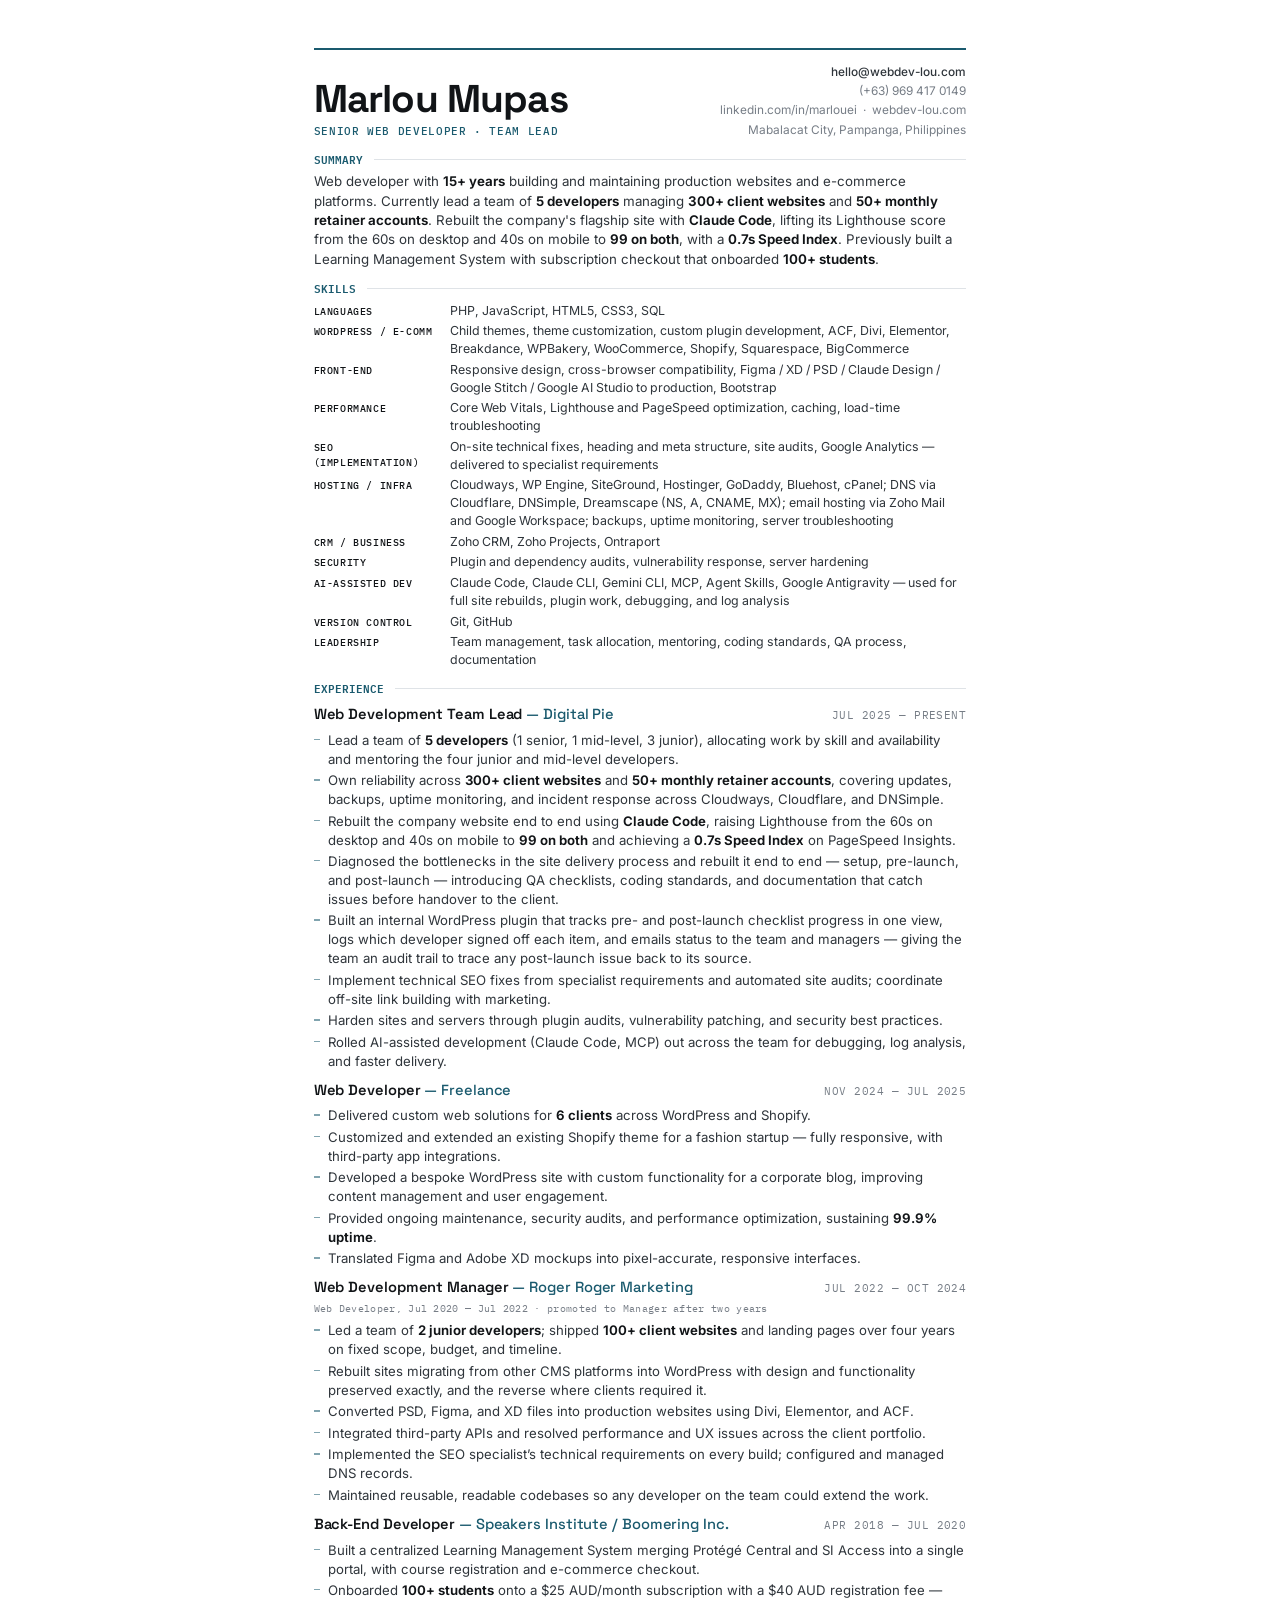
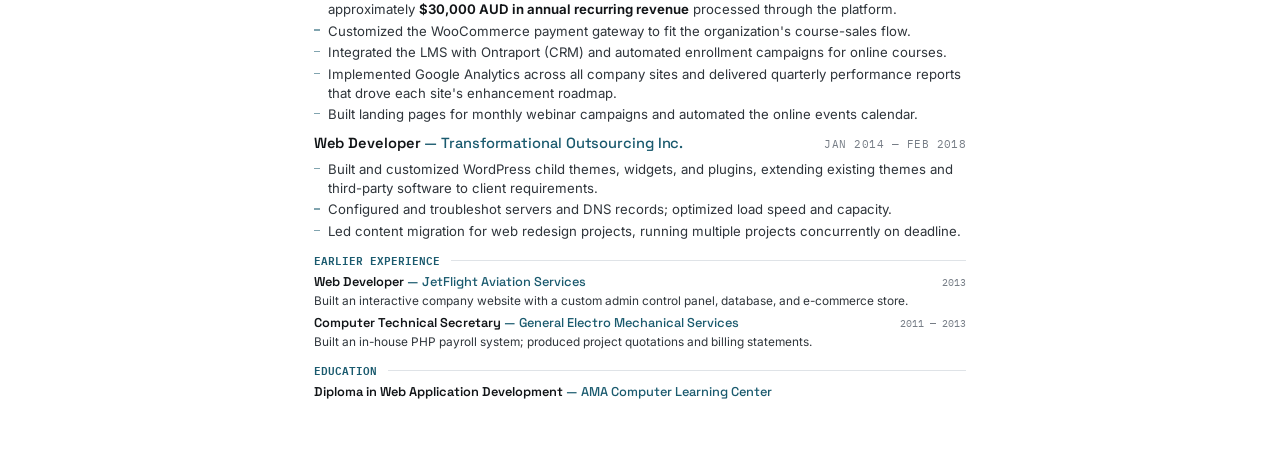
<file: Marlou-Mupas-Resume-2026-designed.html>
<!doctype html>
<html lang="en"><head><meta charset="utf-8"><title>Marlou Mupas — Resume</title>
<link rel="preconnect" href="https://fonts.googleapis.com">
<link rel="preconnect" href="https://fonts.gstatic.com" crossorigin>
<link href="https://fonts.googleapis.com/css2?family=Space+Grotesk:wght@500;600;700&family=Inter:wght@400;500;600;700&family=IBM+Plex+Mono:wght@400;500;600&display=swap" rel="stylesheet">
<style>
:root{
  color-scheme: light only;
  --ink:#111417;          /* headings */
  --body:#2f353b;         /* body copy */
  --muted:#767d86;        /* dates, secondary */
  --accent:#1a5a6e;       /* petrol - single accent */
  --accent-soft:#e4eef1;
  --rule:#dfe3e7;
  --display:"Space Grotesk", "Helvetica Neue", Arial, sans-serif;
  --sans:"Inter","Helvetica Neue",Arial,sans-serif;
  --mono:"IBM Plex Mono", ui-monospace, "SF Mono", Menlo, monospace;
}
@page{ size: Letter; margin: 0.46in 0.6in; }
*{box-sizing:border-box;}
html{background:#fff;}
body{
  background:#fff; color:var(--body);
  font-family:var(--sans); font-size:9.9pt; line-height:1.42;
  margin:0 auto; max-width:7.5in; padding:.5in .35in;
  -webkit-font-smoothing:antialiased;
}
b,strong{ font-weight:650; color:var(--ink); }

/* ─── header ─────────────────────────────────────────── */
.top{ border-top:2.5px solid var(--accent); padding-top:13px; }
.hdr{ display:flex; justify-content:space-between; align-items:flex-end; gap:26px; }
h1{
  font-family:var(--display); font-weight:700; font-size:29pt;
  letter-spacing:-.021em; line-height:.98; margin:0; color:var(--ink);
}
.tagline{
  font-family:var(--mono); font-size:8.1pt; font-weight:500;
  letter-spacing:.06em; text-transform:uppercase;
  color:var(--accent); margin-top:7px;
}
.contact{ text-align:right; font-size:8.9pt; line-height:1.62; color:var(--muted); white-space:nowrap; }
.contact .em{ color:var(--body); font-weight:500; }
.contact a{ color:inherit; text-decoration:none; }

/* ─── section headings ───────────────────────────────── */
h2{
  font-family:var(--mono); font-size:8pt; font-weight:600;
  letter-spacing:0; text-transform:uppercase; color:var(--accent);
  margin:11px 0 6.5px; padding:0; position:relative; display:block;
  page-break-after:avoid; break-after:avoid;
}
h2::before{ content:""; position:absolute; left:0; right:0; top:52%;
            height:1px; background:var(--rule); }
h2 span{ position:relative; background:#fff; padding-right:11px; }

/* ─── summary ────────────────────────────────────────── */
.summary{ margin:0; font-size:10pt; line-height:1.45; color:var(--body); }

/* ─── skills ─────────────────────────────────────────── */
.skills{ margin:0; }
.srow{ display:flex; gap:12px; margin-bottom:3px; align-items:baseline; }
.slabel{
  font-family:var(--mono); font-size:7.5pt; font-weight:500;
  letter-spacing:.06em; text-transform:uppercase; color:var(--ink);
  flex:0 0 1.30in; line-height:1.48; padding-top:1px;
}
.sval{ flex:1; font-size:9.3pt; line-height:1.43; color:var(--body); }

/* ─── experience ─────────────────────────────────────── */
.job{ break-inside:auto; margin-top:9px; }
.jhead+ul li:first-child, .jsub+ul li:first-child{ break-before:avoid; }
.job:first-of-type{ margin-top:0; }
.jhead{ display:flex; justify-content:space-between; align-items:baseline; gap:16px;
        page-break-after:avoid; break-after:avoid; }
ul{ orphans:2; widows:2; }
.jtitle{ font-family:var(--display); font-weight:600; font-size:11pt;
         color:var(--ink); letter-spacing:-.006em; }
.jorg{ font-weight:500; color:var(--accent); }
.jdate{ font-family:var(--mono); font-size:7.9pt; font-weight:400; letter-spacing:.045em;
        color:var(--muted); white-space:nowrap; }
.jsub{ font-family:var(--mono); font-size:7.7pt; color:var(--muted);
       letter-spacing:.03em; margin-top:3px; page-break-after:avoid; }

ul{ list-style:none; margin:6px 0 0; padding:0; }
li{ position:relative; margin-bottom:2.7px; line-height:1.43; padding-left:14px;
    page-break-inside:avoid; break-inside:avoid; orphans:2; widows:2; }
li::before{ content:""; position:absolute; left:0; top:.6em;
            width:6px; height:1.4px; background:var(--accent); opacity:.55; }

/* ─── earlier ────────────────────────────────────────── */
.early{ }
.ecol{ margin-bottom:4px; }
.ehead{ display:flex; justify-content:space-between; align-items:baseline; gap:8px; }
.etitle{ font-family:var(--display); font-weight:600; font-size:9.6pt; color:var(--ink); }
.edate{ font-family:var(--mono); font-size:7.4pt; color:var(--muted); white-space:nowrap; }
.eorg{ color:var(--accent); font-weight:500; }
.edesc{ font-size:8.9pt; line-height:1.4; color:var(--body); margin-top:2px; }

@media print{ body{ padding:0; max-width:none; } }
</style></head><body>

<div class="top">
  <div class="hdr">
    <div>
      <h1>Marlou Mupas</h1>
      <div class="tagline">Senior Web Developer · Team Lead</div>
    </div>
    <div class="contact">
      <div class="em"><a href="mailto:hello@webdev-lou.com">hello@webdev-lou.com</a></div>
      <div>(+63) 969 417 0149</div>
      <div><a href="https://www.linkedin.com/in/marlouei/">linkedin.com/in/marlouei</a> &nbsp;·&nbsp; <a href="https://webdev-lou.com/">webdev-lou.com</a></div>
      <div>Mabalacat City, Pampanga, Philippines</div>
    </div>
  </div>
</div>

<h2><span>Summary</span></h2>
<p class="summary">Web developer with <b>15+ years</b> building and maintaining production websites and e-commerce platforms. Currently lead a team of <b>5 developers</b> managing <b>300+ client websites</b> and <b>50+ monthly retainer accounts</b>. Rebuilt the company's flagship site with <b>Claude Code</b>, lifting its Lighthouse score from the 60s on desktop and 40s on mobile to <b>99 on both</b>, with a <b>0.7s Speed Index</b>. Previously built a Learning Management System with subscription checkout that onboarded <b>100+ students</b>.</p>

<h2><span>Skills</span></h2>
<div class="skills">
  <div class="srow"><div class="slabel">Languages</div><div class="sval">PHP, JavaScript, HTML5, CSS3, SQL</div></div>
  <div class="srow"><div class="slabel">WordPress / E-comm</div><div class="sval">Child themes, theme customization, custom plugin development, ACF, Divi, Elementor, Breakdance, WPBakery, WooCommerce, Shopify, Squarespace, BigCommerce</div></div>
  <div class="srow"><div class="slabel">Front-End</div><div class="sval">Responsive design, cross-browser compatibility, Figma / XD / PSD / Claude Design / Google Stitch / Google AI Studio to production, Bootstrap</div></div>
  <div class="srow"><div class="slabel">Performance</div><div class="sval">Core Web Vitals, Lighthouse and PageSpeed optimization, caching, load-time troubleshooting</div></div>
  <div class="srow"><div class="slabel">SEO (implementation)</div><div class="sval">On-site technical fixes, heading and meta structure, site audits, Google Analytics — delivered to specialist requirements</div></div>
  <div class="srow"><div class="slabel">Hosting / Infra</div><div class="sval">Cloudways, WP Engine, SiteGround, Hostinger, GoDaddy, Bluehost, cPanel; DNS via Cloudflare, DNSimple, Dreamscape (NS, A, CNAME, MX); email hosting via Zoho Mail and Google Workspace; backups, uptime monitoring, server troubleshooting</div></div>
  <div class="srow"><div class="slabel">CRM / Business</div><div class="sval">Zoho CRM, Zoho Projects, Ontraport</div></div>
  <div class="srow"><div class="slabel">Security</div><div class="sval">Plugin and dependency audits, vulnerability response, server hardening</div></div>
  <div class="srow"><div class="slabel">AI-Assisted Dev</div><div class="sval">Claude Code, Claude CLI, Gemini CLI, MCP, Agent Skills, Google Antigravity — used for full site rebuilds, plugin work, debugging, and log analysis</div></div>
  <div class="srow"><div class="slabel">Version Control</div><div class="sval">Git, GitHub</div></div>
  <div class="srow"><div class="slabel">Leadership</div><div class="sval">Team management, task allocation, mentoring, coding standards, QA process, documentation</div></div>
</div>

<h2><span>Experience</span></h2>

<div class="job">
  <div class="jhead"><div class="jtitle">Web Development Team Lead <span class="jorg">— Digital Pie</span></div><div class="jdate">JUL 2025 — PRESENT</div></div>
  <ul>
    <li>Lead a team of <b>5 developers</b> (1 senior, 1 mid-level, 3 junior), allocating work by skill and availability and mentoring the four junior and mid-level developers.</li>
    <li>Own reliability across <b>300+ client websites</b> and <b>50+ monthly retainer accounts</b>, covering updates, backups, uptime monitoring, and incident response across Cloudways, Cloudflare, and DNSimple.</li>
    <li>Rebuilt the company website end to end using <b>Claude Code</b>, raising Lighthouse from the 60s on desktop and 40s on mobile to <b>99 on both</b> and achieving a <b>0.7s Speed Index</b> on PageSpeed Insights.</li>
    <li>Diagnosed the bottlenecks in the site delivery process and rebuilt it end to end — setup, pre-launch, and post-launch — introducing QA checklists, coding standards, and documentation that catch issues before handover to the client.</li>
    <li>Built an internal WordPress plugin that tracks pre- and post-launch checklist progress in one view, logs which developer signed off each item, and emails status to the team and managers — giving the team an audit trail to trace any post-launch issue back to its source.</li>
    <li>Implement technical SEO fixes from specialist requirements and automated site audits; coordinate off-site link building with marketing.</li>
    <li>Harden sites and servers through plugin audits, vulnerability patching, and security best practices.</li>
    <li>Rolled AI-assisted development (Claude Code, MCP) out across the team for debugging, log analysis, and faster delivery.</li>
  </ul>
</div>

<div class="job">
  <div class="jhead"><div class="jtitle">Web Developer <span class="jorg">— Freelance</span></div><div class="jdate">NOV 2024 — JUL 2025</div></div>
  <ul>
    <li>Delivered custom web solutions for <b>6 clients</b> across WordPress and Shopify.</li>
    <li>Customized and extended an existing Shopify theme for a fashion startup — fully responsive, with third-party app integrations.</li>
    <li>Developed a bespoke WordPress site with custom functionality for a corporate blog, improving content management and user engagement.</li>
    <li>Provided ongoing maintenance, security audits, and performance optimization, sustaining <b>99.9% uptime</b>.</li>
    <li>Translated Figma and Adobe XD mockups into pixel-accurate, responsive interfaces.</li>
  </ul>
</div>

<div class="job">
  <div class="jhead"><div class="jtitle">Web Development Manager <span class="jorg">— Roger Roger Marketing</span></div><div class="jdate">JUL 2022 — OCT 2024</div></div>
  <div class="jsub">Web Developer, Jul 2020 — Jul 2022 · promoted to Manager after two years</div>
  <ul>
    <li>Led a team of <b>2 junior developers</b>; shipped <b>100+ client websites</b> and landing pages over four years on fixed scope, budget, and timeline.</li>
    <li>Rebuilt sites migrating from other CMS platforms into WordPress with design and functionality preserved exactly, and the reverse where clients required it.</li>
    <li>Converted PSD, Figma, and XD files into production websites using Divi, Elementor, and ACF.</li>
    <li>Integrated third-party APIs and resolved performance and UX issues across the client portfolio.</li>
    <li>Implemented the SEO specialist&rsquo;s technical requirements on every build; configured and managed DNS records.</li>
    <li>Maintained reusable, readable codebases so any developer on the team could extend the work.</li>
  </ul>
</div>

<div class="job">
  <div class="jhead"><div class="jtitle">Back-End Developer <span class="jorg">— Speakers Institute / Boomering Inc.</span></div><div class="jdate">APR 2018 — JUL 2020</div></div>
  <ul>
    <li>Built a centralized Learning Management System merging Protégé Central and SI Access into a single portal, with course registration and e-commerce checkout.</li>
    <li>Onboarded <b>100+ students</b> onto a $25 AUD/month subscription with a $40 AUD registration fee — approximately <b>$30,000 AUD in annual recurring revenue</b> processed through the platform.</li>
    <li>Customized the WooCommerce payment gateway to fit the organization's course-sales flow.</li>
    <li>Integrated the LMS with Ontraport (CRM) and automated enrollment campaigns for online courses.</li>
    <li>Implemented Google Analytics across all company sites and delivered quarterly performance reports that drove each site's enhancement roadmap.</li>
    <li>Built landing pages for monthly webinar campaigns and automated the online events calendar.</li>
  </ul>
</div>

<div class="job">
  <div class="jhead"><div class="jtitle">Web Developer <span class="jorg">— Transformational Outsourcing Inc.</span></div><div class="jdate">JAN 2014 — FEB 2018</div></div>
  <ul>
    <li>Built and customized WordPress child themes, widgets, and plugins, extending existing themes and third-party software to client requirements.</li>
    <li>Configured and troubleshot servers and DNS records; optimized load speed and capacity.</li>
    <li>Led content migration for web redesign projects, running multiple projects concurrently on deadline.</li>
  </ul>
</div>

<h2><span>Earlier Experience</span></h2>
<div class="early">
  <div class="ecol">
    <div class="ehead"><div class="etitle">Web Developer <span class="eorg">— JetFlight Aviation Services</span></div><div class="edate">2013</div></div>
    <div class="edesc">Built an interactive company website with a custom admin control panel, database, and e-commerce store.</div>
  </div>
  <div class="ecol">
    <div class="ehead"><div class="etitle">Computer Technical Secretary <span class="eorg">— General Electro Mechanical Services</span></div><div class="edate">2011 — 2013</div></div>
    <div class="edesc">Built an in-house PHP payroll system; produced project quotations and billing statements.</div>
  </div>
</div>

<h2><span>Education</span></h2>
<div class="ecol">
  <div class="ehead"><div class="etitle">Diploma in Web Application Development <span class="eorg">— AMA Computer Learning Center</span></div></div>
</div>

</body></html>
</file>
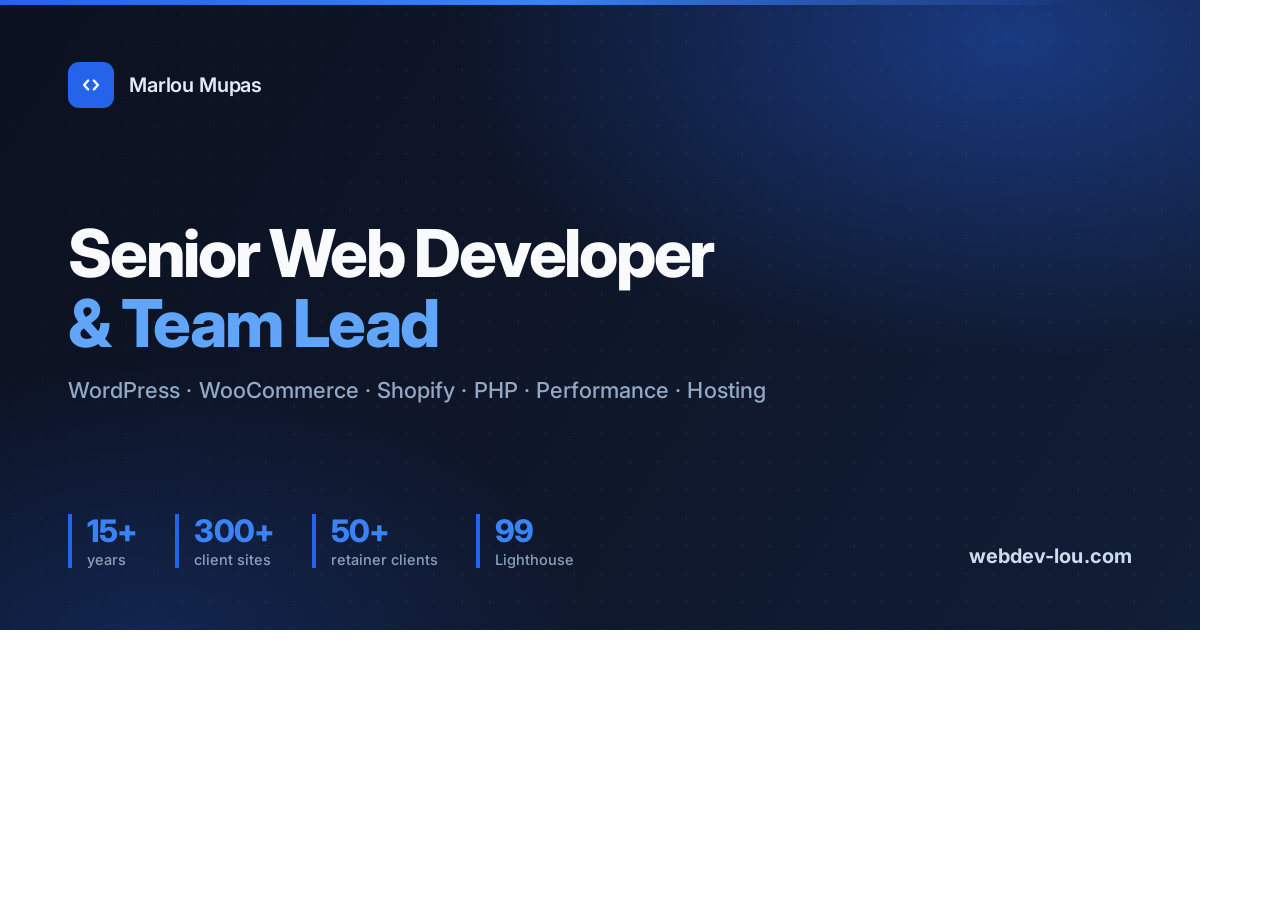
<file: site-assets/og.html>
<!doctype html><html><head><meta charset="utf-8">
<link href="https://fonts.googleapis.com/css2?family=Inter:wght@400;500;600;700;800&display=swap" rel="stylesheet">
<style>
 *{margin:0;padding:0;box-sizing:border-box;}
 html,body{width:1200px;height:630px;overflow:hidden;font-family:Inter,sans-serif;}
 .og{position:relative;width:1200px;height:630px;overflow:hidden;
   background:
     radial-gradient(900px 520px at 84% 6%, rgba(37,99,235,.44) 0%, rgba(37,99,235,0) 62%),
     radial-gradient(640px 420px at 12% 104%, rgba(37,99,235,.22) 0%, rgba(37,99,235,0) 70%),
     linear-gradient(122deg,#0b1120 0%,#0f172a 55%,#111e37 100%);}
 .og::before{content:"";position:absolute;inset:0;
   background-image:radial-gradient(rgba(255,255,255,.06) 1px, transparent 1px);
   background-size:28px 28px;
   -webkit-mask-image:linear-gradient(105deg,transparent 0%,#000 30%,#000 100%);}
 .rule{position:absolute;top:0;left:0;right:0;height:5px;
   background:linear-gradient(90deg,#2563eb 0%,#3b82f6 46%,rgba(59,130,246,0) 90%);}
 .inner{position:absolute;inset:0;padding:62px 68px;display:flex;flex-direction:column;
   justify-content:space-between;}
 .brand{display:flex;align-items:center;gap:15px;}
 .mark{width:46px;height:46px;border-radius:11px;background:#2563eb;
   display:flex;align-items:center;justify-content:center;}
 .bname{font-size:20px;font-weight:600;color:#e2ecf7;letter-spacing:-.008em;}
 h1{font-size:66px;font-weight:800;line-height:1.06;letter-spacing:-.034em;color:#f8fafc;}
 h1 .b{color:#60a5fa;}
 .sub{margin-top:18px;font-size:22px;font-weight:500;color:#93a8c4;letter-spacing:.002em;}
 .foot{display:flex;align-items:flex-end;justify-content:space-between;gap:30px;}
 .stats{display:flex;gap:38px;}
 .st{border-left:4px solid #2563eb;padding-left:15px;}
 .stn{font-size:31px;font-weight:800;color:#3b82f6;letter-spacing:-.028em;line-height:1.1;}
 .stl{font-size:14.5px;font-weight:500;color:#8ba0bd;margin-top:3px;}
 .url{font-size:20px;font-weight:700;color:#cddcec;letter-spacing:.005em;}
</style></head><body>
<div class="og"><div class="rule"></div><div class="inner">
  <div class="brand">
    <div class="mark"><svg width="26" height="26" viewBox="0 0 64 64" fill="none" stroke="#fff"
      stroke-width="6" stroke-linecap="round" stroke-linejoin="round">
      <path d="M25 21 L15 32 L25 43"/><path d="M39 21 L49 32 L39 43"/></svg></div>
    <div class="bname">Marlou Mupas</div>
  </div>
  <div>
    <h1>Senior Web Developer<br><span class="b">&amp; Team Lead</span></h1>
    <div class="sub">WordPress · WooCommerce · Shopify · PHP · Performance · Hosting</div>
  </div>
  <div class="foot">
    <div class="stats">
      <div class="st"><div class="stn">15+</div><div class="stl">years</div></div>
      <div class="st"><div class="stn">300+</div><div class="stl">client sites</div></div>
      <div class="st"><div class="stn">50+</div><div class="stl">retainer clients</div></div>
      <div class="st"><div class="stn">99</div><div class="stl">Lighthouse</div></div>
    </div>
    <div class="url">webdev-lou.com</div>
  </div>
</div></div></body></html>
</file>
